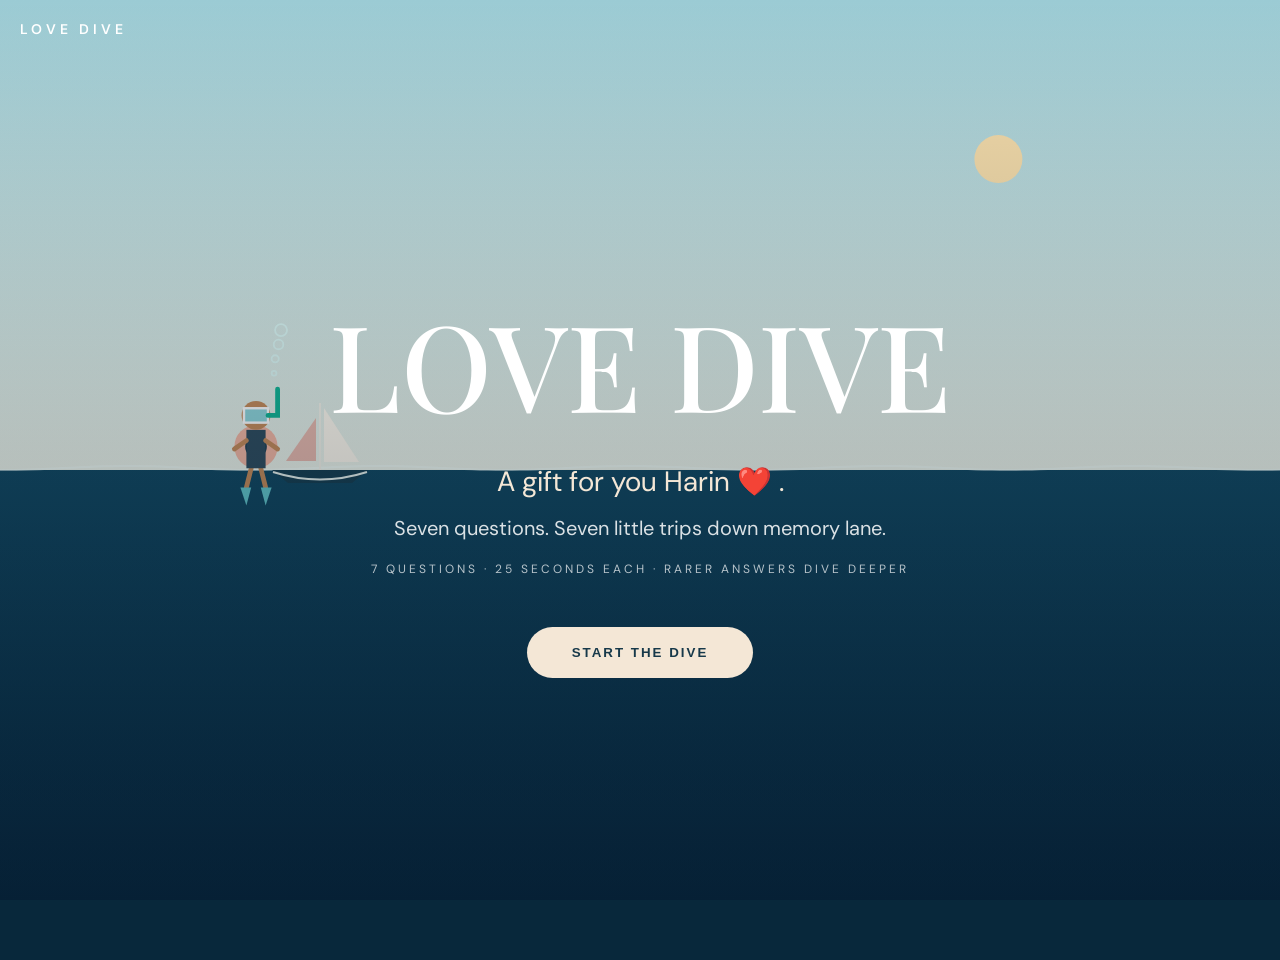
<file: index.html>
<!DOCTYPE html>
<html lang="en">
<head>
    <meta charset="utf-8">
    <meta name="viewport" content="width=device-width,initial-scale=1">
    <title>LOVE DIVE</title>

    <link rel="stylesheet" href="style.css">
</head>
<body data-screen="home">

    <canvas id="ocean"></canvas>

    <div class="shell">
        <header>
            <div class="brand">LOVE DIVE</div>

            <!-- <div class="row">
                <button id="homeBtn" class="quiet">
                    ⌂ HOME
                </button>
            </div> -->
        </header>

        <main id="app"></main>
    </div>

    <dialog id="modal">
        <div id="modalBody"></div>
    </dialog>

    <div id="toast" hidden></div>

    <script src="questions.js"></script>
    <script src="game.js"></script>

</body>
</html>
</file>
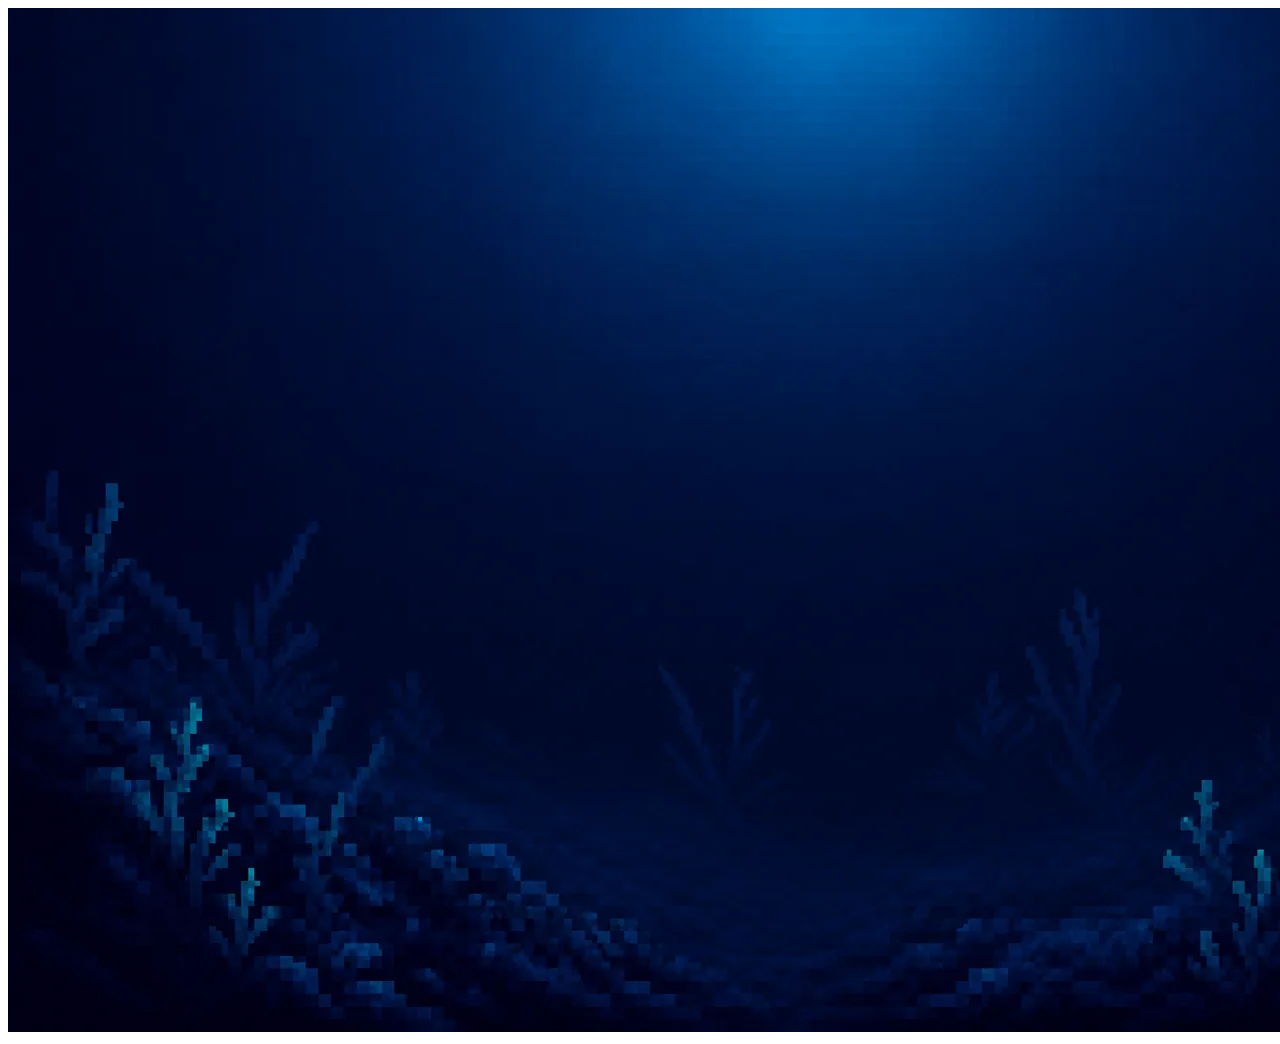
<file: decode.html>
<!DOCTYPE html>
<html>
<body>
    <img src="[data-uri]"/>
</body>
</html>
</file>
<file: style.css>
@import url('https://fonts.googleapis.com/css2?family=DM+Sans:wght@400;500;600;700&family=Playfair+Display:wght@500;600;700&display=swap');

:root{
    --bg:#08283b;
    --ocean:#0a3047;
    --card:rgba(255,255,255,.08);
    --white:#ffffff;
    --cream:#f4e7d6;
    --pink:#eab8a9;
    --cyan:#bfe5df;
}

*{
    margin:0;
    padding:0;
    box-sizing:border-box;
}

body{
    font-family:'DM Sans',sans-serif;
    color:var(--white);
    background:var(--bg);
    overflow-x:hidden;
}

#ocean{
    position:fixed;
    inset:0;
    width:100%;
    height:100%;
    z-index:0;
}

.shell{
    position:relative;
    z-index:10;
    min-height:100vh;
    padding:30px;
}

header{
    position:absolute;
    top:20px;
    left:20px;
    z-index:20;
}

#homeBtn{
    display:none;
}

.brand{
    font-size:14px;
    letter-spacing:4px;
    font-weight:600;
}

/* HOME */

.home{
    min-height:100vh;
    display:flex;
    flex-direction:column;
    justify-content:center;
    align-items:center;
    text-align:center;
}

.masthead{
    max-width:700px;
}

.masthead h1{
    font-family:'Playfair Display',serif;
    font-size:clamp(64px,10vw,120px);
    font-weight:500;
    margin-bottom:20px;
}

.subtitle{
    font-size:28px;
    color:var(--cream);
    margin-bottom:15px;
}

.home-description{
    font-size:20px;
    opacity:.85;
    margin-bottom:20px;
}

.desc{
    font-size:12px;
    letter-spacing:3px;
    opacity:.7;
    text-transform:uppercase;
}

.launch-pad{
    margin-top:50px;
}

button{
    border:none;
    cursor:pointer;
    transition:.2s;
}

.primary{
    background:var(--cream);
    color:#17394a;
    border-radius:999px;
    padding:18px 45px;
    font-weight:600;
    letter-spacing:2px;
}

.primary:hover{
    transform:translateY(-2px);
}

/* PLAY */

.play{
    min-height:100vh;
    display:flex;
    justify-content:center;
    align-items:center;
}

.dive-stage{
    width:min(800px, 95vw);
}

.hud{
    display:flex;
    justify-content:space-between;
    align-items:center;
    margin-bottom:20px;
}

.hud-box{
    background:var(--card);
    backdrop-filter:blur(10px);
    border-radius:18px;
    padding:16px 24px;
}

.depth,
.score{
    font-size:30px;
    font-weight:700;
}

.question-card{
    background:var(--card);
    backdrop-filter:blur(12px);
    border-radius:24px;
    padding:35px;
    text-align:center;
    margin-bottom:25px;
}

.eyebrow{
    color:var(--pink);
    letter-spacing:2px;
    font-size:12px;
    margin-bottom:12px;
}

.prompt{
    font-family:'Playfair Display',serif;
    font-size:42px;
    line-height:1.2;
    margin-bottom:15px;
}

.play-controls{
    margin-top:20px;
}

.input-row{
    display:flex;
    gap:10px;
}

.clock{
    width:55px;
    height:55px;
    border-radius:50%;
    background:var(--card);
    display:flex;
    justify-content:center;
    align-items:center;
    font-weight:700;
}

.answer-input{
    flex:1;
    border:none;
    border-radius:14px;
    padding:15px;
    background:rgba(255,255,255,.1);
    color:white;
    font-size:18px;
}

.answer-input:focus{
    outline:none;
}

.pink{
    background:var(--pink);
    color:#17394a;
    border-radius:12px;
    padding:0 22px;
}

.progress{
    height:6px;
    border-radius:999px;
    overflow:hidden;
    background:rgba(255,255,255,.1);
    margin-top:10px;
}

.progress i{
    display:block;
    height:100%;
    background:var(--cyan);
}

.reward,
.results-head{
    background:var(--card);
    backdrop-filter:blur(12px);
    border-radius:24px;
    padding:35px;
    text-align:center;
}

.tier-name{
    font-family:'Playfair Display',serif;
    font-size:40px;
    margin:15px 0;
}
.tier-icon{
  width:40px;
  height:40px;
  object-fit:contain;
}

.locked-answer{
    font-size:30px;
    margin:15px 0;
}

.gain{
    margin-bottom:15px;
}

.results{
    width:min(900px,95vw);
    margin:auto;
    padding-top:120px;
}

.big-depth{
    font-size:72px;
    font-weight:700;
    margin:20px 0;
}

@media(max-width:700px){

    .masthead h1{
        font-size:72px;
    }

    .prompt{
        font-size:32px;
    }

    .input-row{
        flex-direction:column;
    }

    .clock{
        width:100%;
        border-radius:12px;
    }

}
.log-question summary{
    display:flex;
    flex-direction:column;
    align-items:flex-start;
    gap:10px;
}

.log-score{
    margin-top:5px;
}

.reveal-answer{
    display:flex;
    justify-content:space-between;
    padding:10px 0;
}
/* RESULTS PAGE */

.log{
    display:flex;
    flex-direction:column;
    gap:20px;
    margin-top:30px;
}

.log-question{
    background:rgba(5,20,35,.75);
    backdrop-filter:blur(12px);
    border:1px solid rgba(255,255,255,.1);
    border-radius:22px;
    overflow:hidden;
}

.log-question summary{
    list-style:none;
    cursor:pointer;
    padding:24px;
    display:grid;
    grid-template-columns:auto 1fr auto;
    align-items:center;
    gap:20px;
}

.log-question summary::-webkit-details-marker{
    display:none;
}

.log-number{
    width:42px;
    height:42px;
    border-radius:50%;
    background:rgba(255,255,255,.12);
    display:flex;
    align-items:center;
    justify-content:center;
    font-weight:700;
}

.log-score{
    text-align:right;
    font-weight:700;
}

.log-score small{
    display:block;
    opacity:.7;
    margin-top:4px;
}

.answer-browser{
    padding:0 24px 24px;
}

.answer-filter{
    width:100%;
    padding:14px 16px;
    border:none;
    border-radius:12px;
    margin-bottom:16px;
    font-size:16px;
}

.answer-scroll{
    max-height:400px;
    overflow-y:auto;
    padding-right:8px;
}

.reveal-category{
    margin-bottom:18px;
    border-radius:14px;
    overflow:hidden;
    background:rgba(255,255,255,.04);
}

.reveal-category h3{
    display:flex;
    justify-content:space-between;
    padding:14px 18px;
    background:rgba(255,255,255,.07);
    font-size:15px;
}

.reveal-answer{
    display:flex;
    justify-content:space-between;
    align-items:center;
    padding:12px 18px;
    border-top:1px solid rgba(255,255,255,.05);
}

.reveal-answer:hover{
    background:rgba(255,255,255,.05);
}

.reveal-answer.mine{
    background:rgba(234,184,169,.25);
    border-left:4px solid var(--pink);
    font-weight:700;
}

.reveal-answer.mine small{
    color:var(--pink);
    font-weight:700;
}
.results{
    width:min(1000px,95vw);
    margin:auto;
    padding:120px 0 80px;
}

.results-head{
    margin-bottom:30px;
}
</file>
